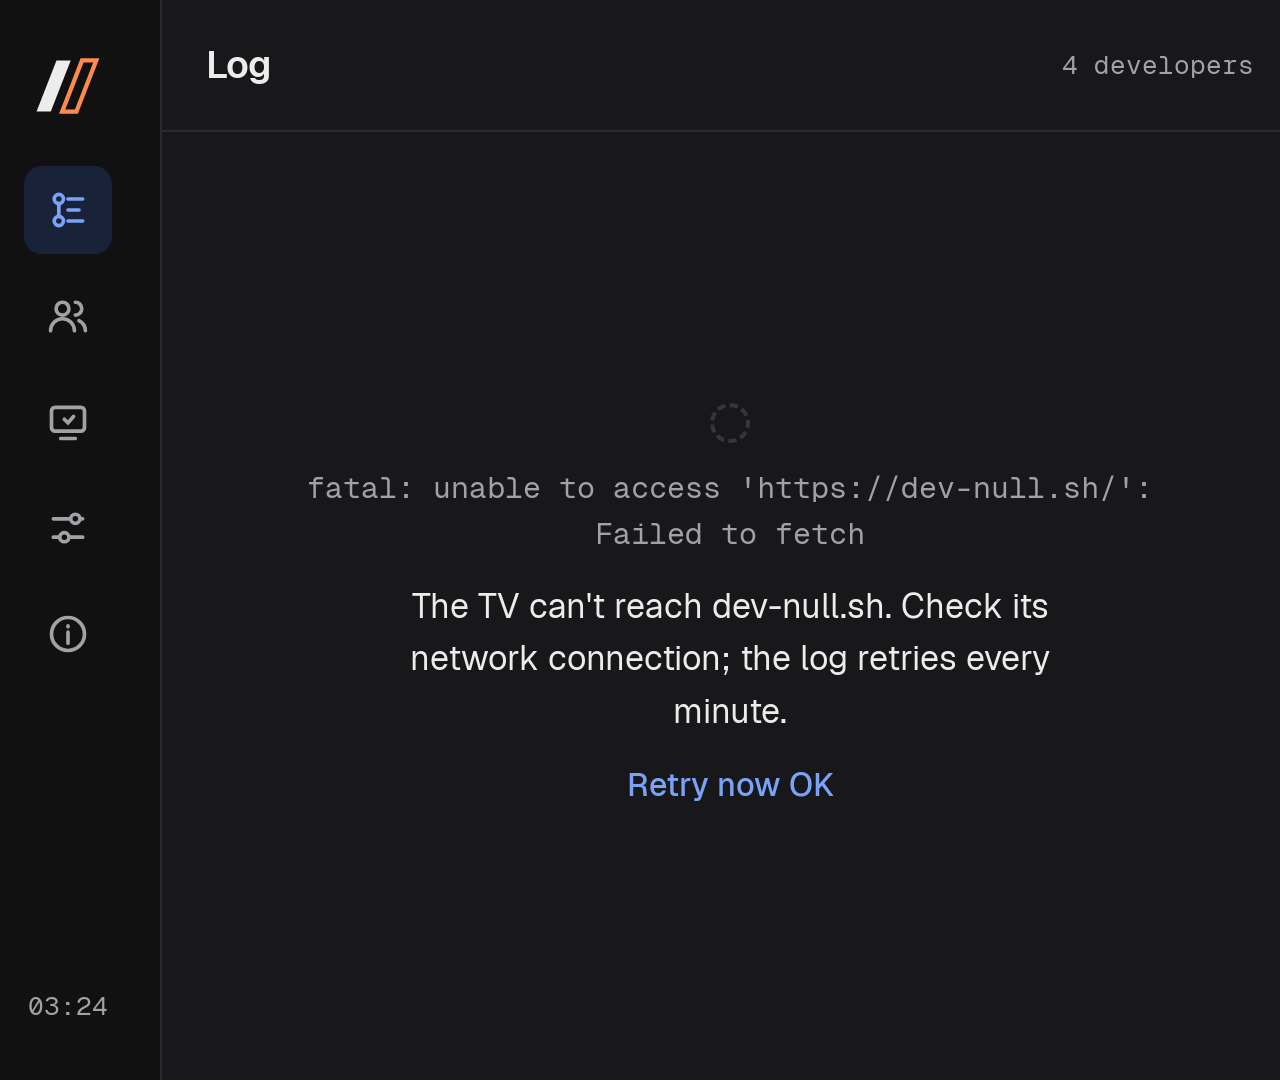
<file: app/index.html>
<!doctype html>
<html lang="en">
<head>
<meta charset="utf-8">
<title>/dev/null</title>
<link rel="stylesheet" href="css/app.css">
</head>
<body>
<nav id="nav"></nav>
<div id="main"></div>
<div id="viewer" class="hidden"></div>
<div id="ambient" class="hidden"></div>
<div class="m clock" id="clock"></div>
<!-- The boot screen: the splash artwork, drawn by the page itself so every TV shows it, until the log has loaded. -->
<div id="boot"><img src="splash/splash.png" alt=""><i class="pulse"></i></div>
<script src="js/qrcode.min.js"></script>
<script src="js/highlight.js"></script>
<script src="js/app.js"></script>
</body>
</html>
</file>
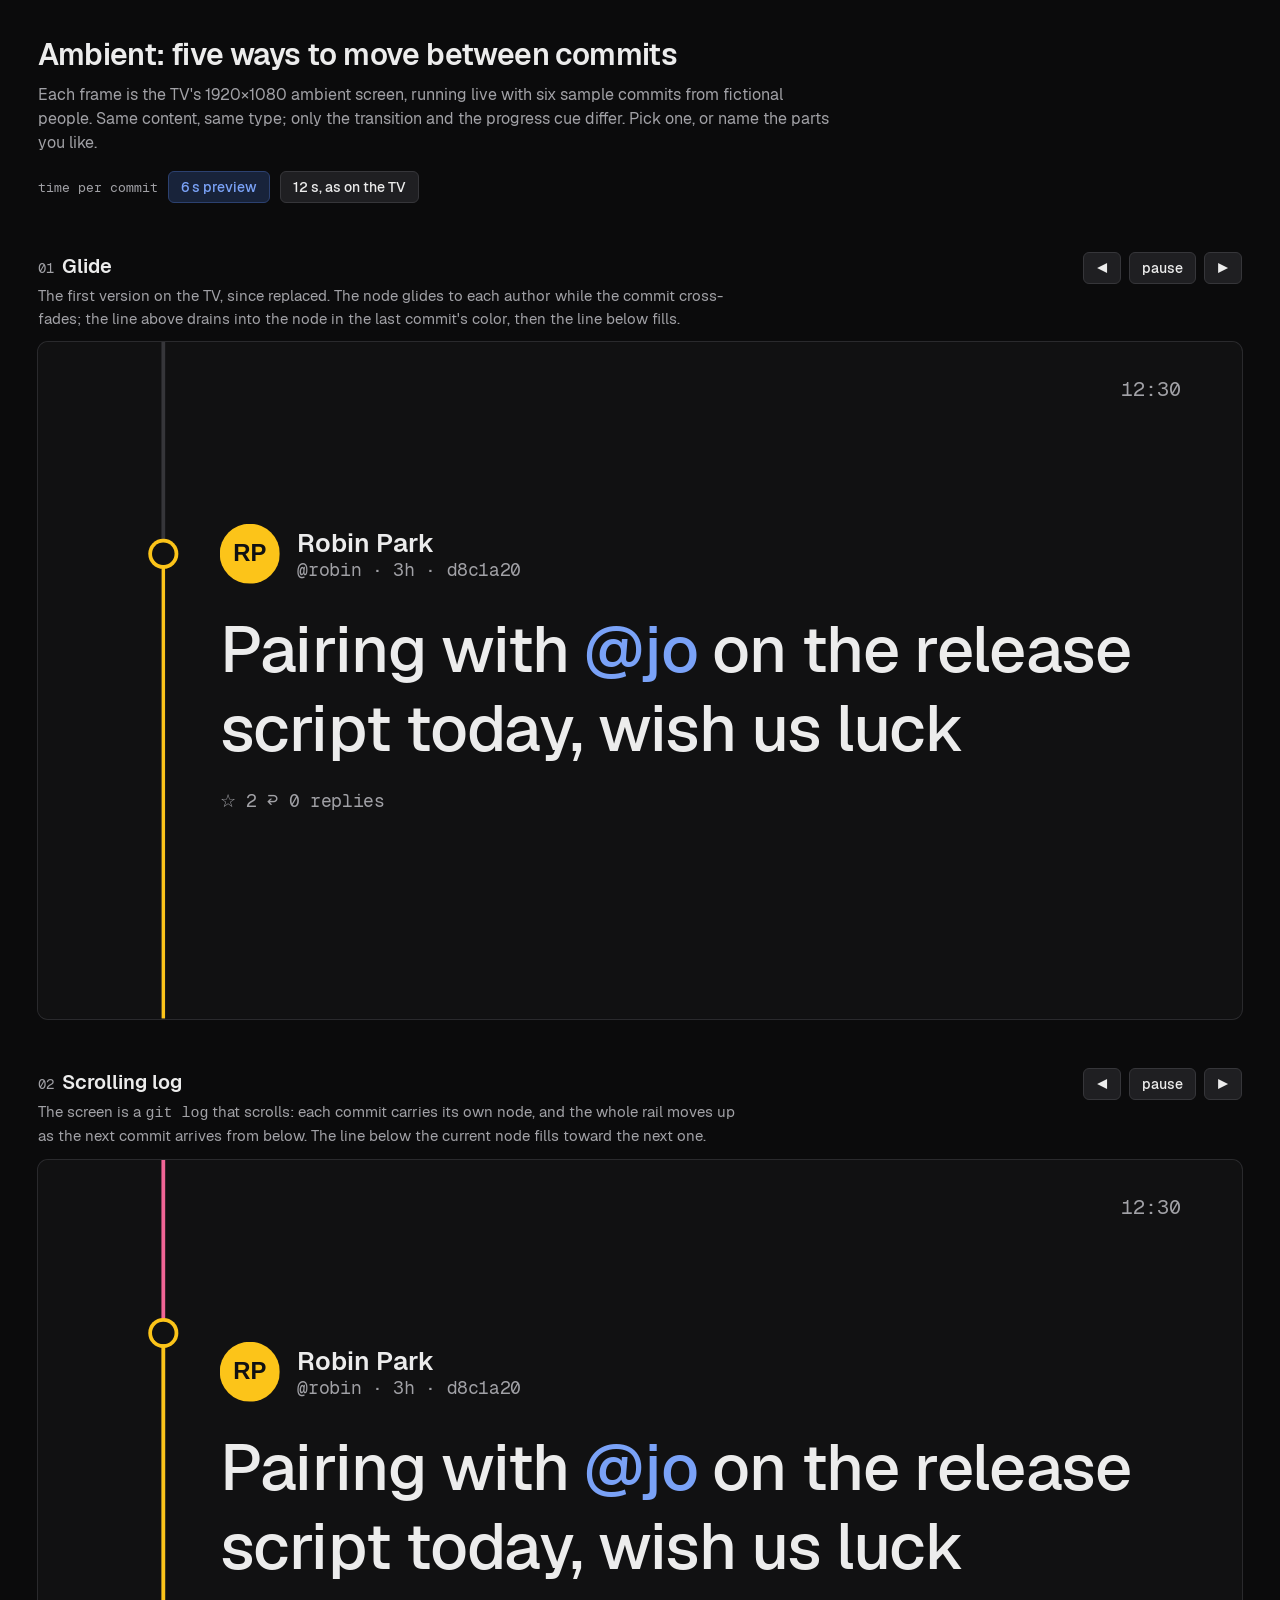
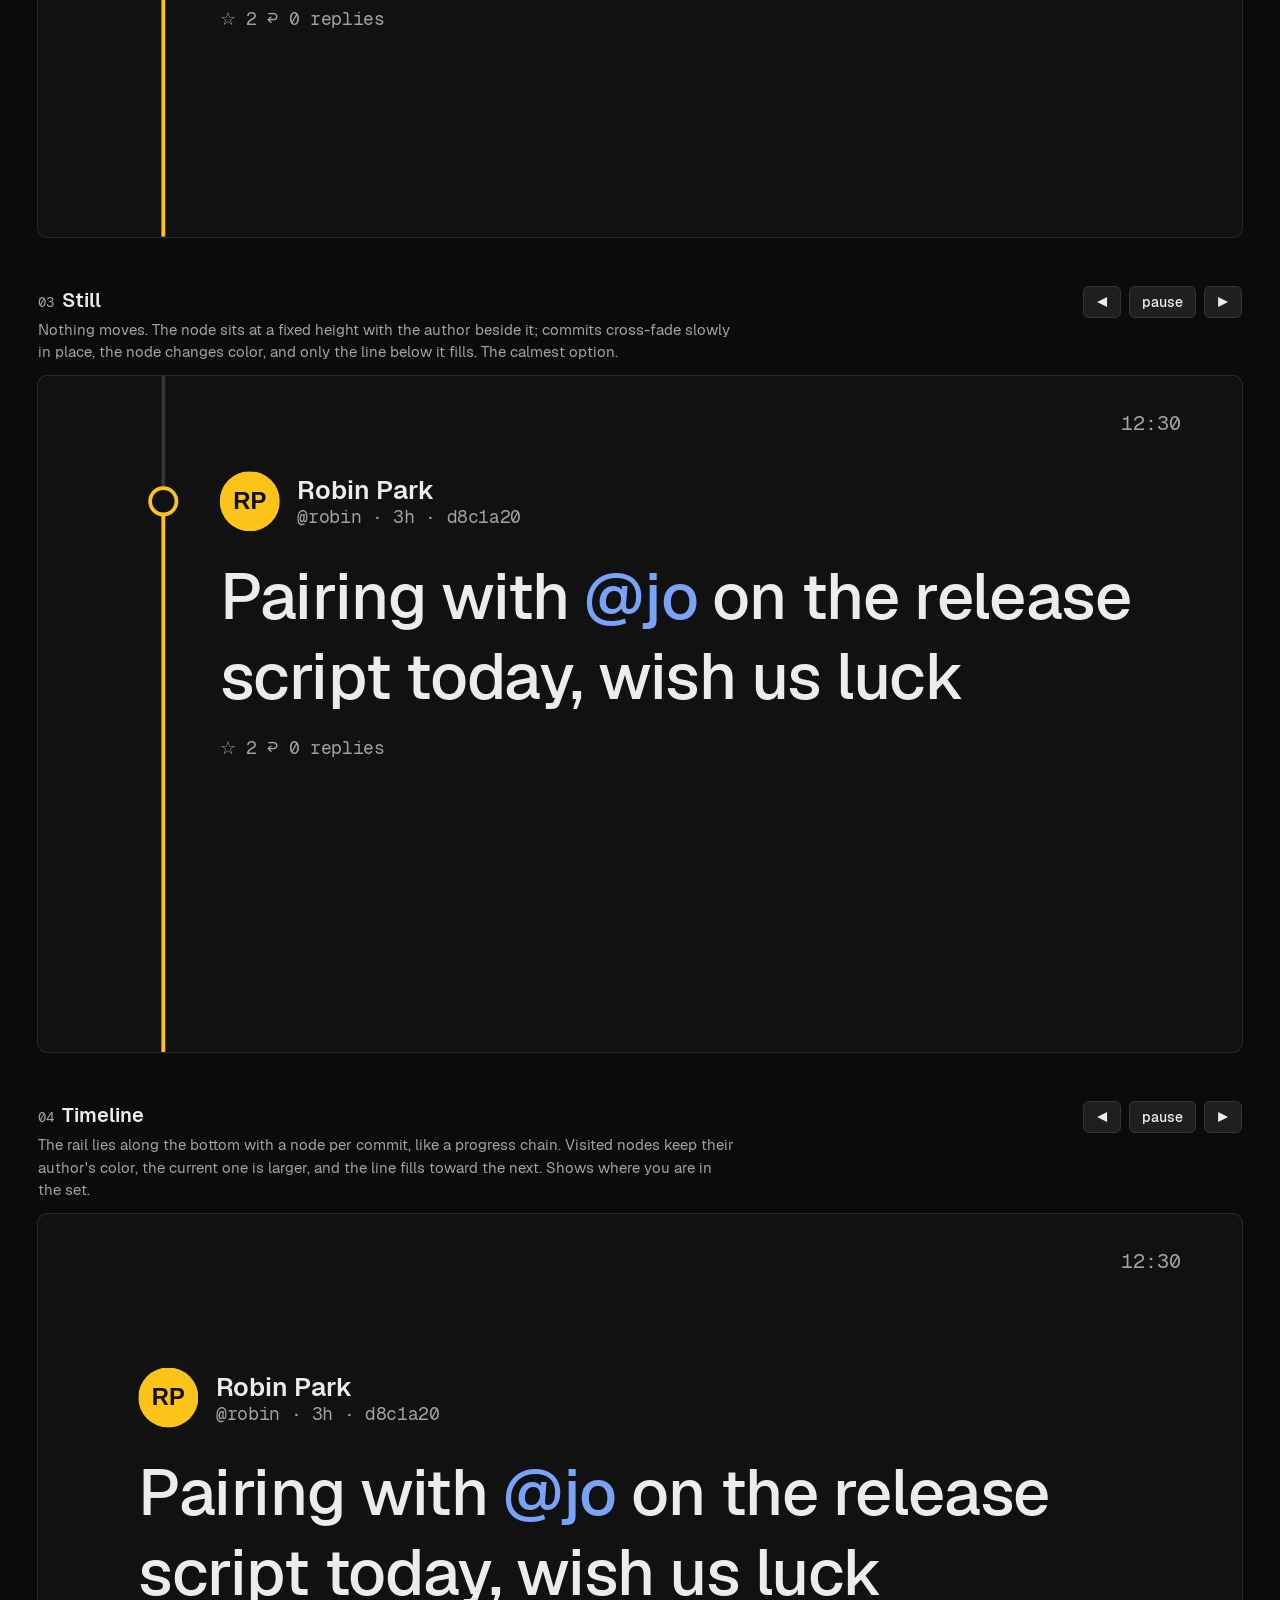
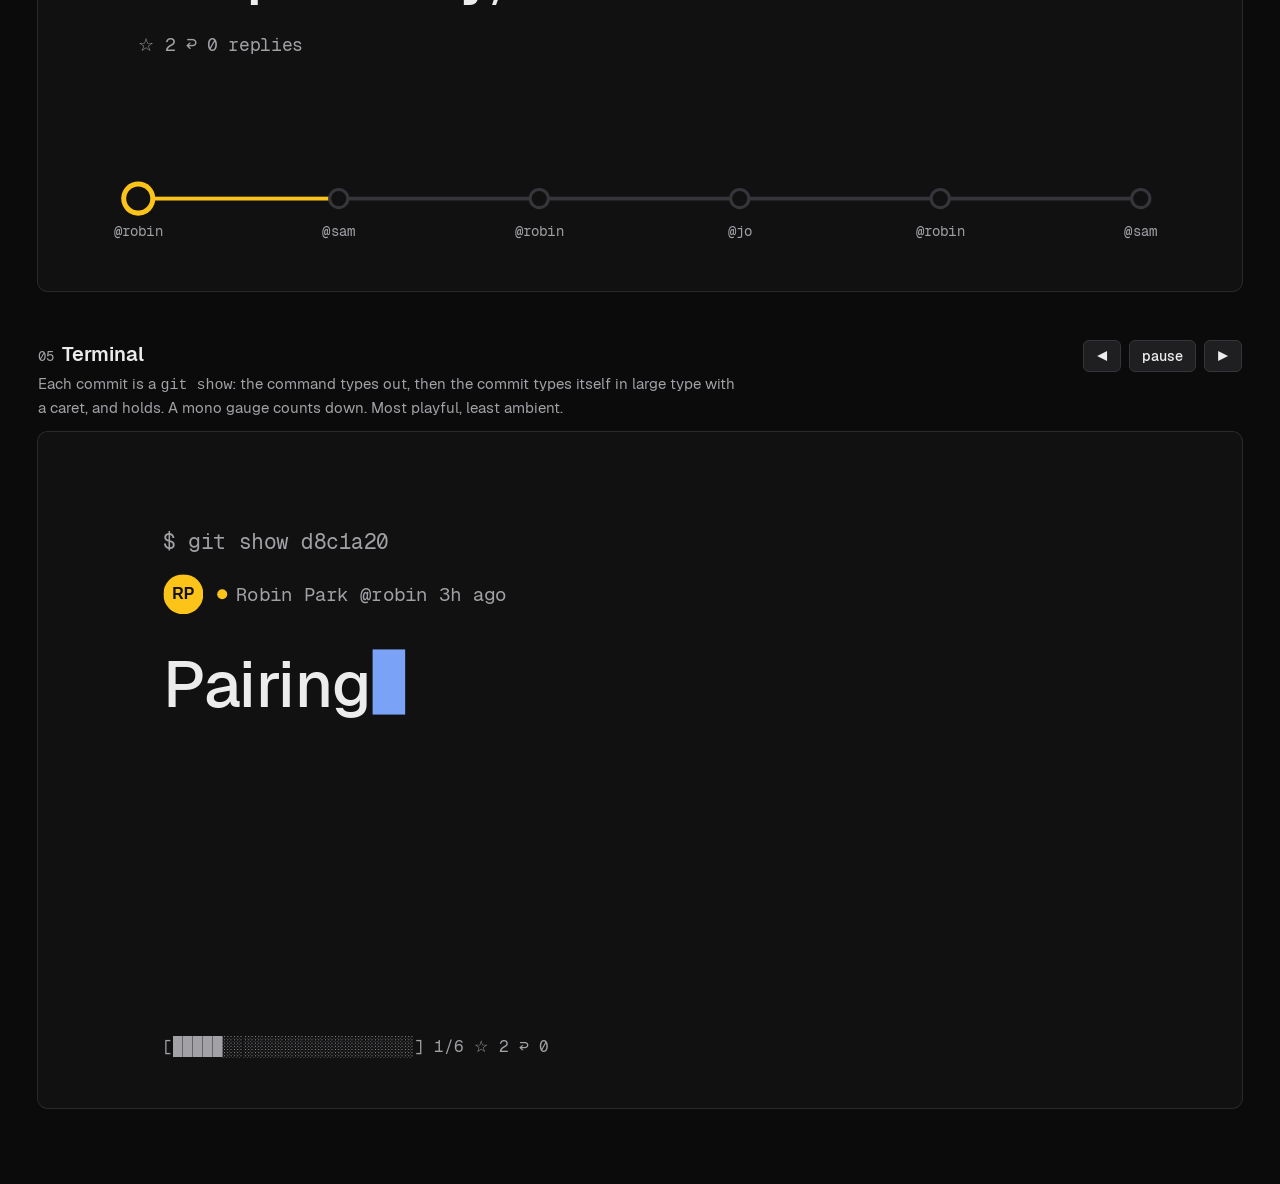
<file: design/ambient-variants.html>
<!doctype html>
<meta charset="utf-8">
<title>Ambient variants</title>
<style>
/* Five live variants of the TV ambient screen, each a 1920×1080 stage scaled into the page. */
@font-face { font-family: "Geist"; src: url("../app/fonts/Geist-Regular.woff2") format("woff2"); font-weight: 400; }
@font-face { font-family: "Geist"; src: url("../app/fonts/Geist-Medium.woff2") format("woff2"); font-weight: 500; }
@font-face { font-family: "Geist"; src: url("../app/fonts/Geist-SemiBold.woff2") format("woff2"); font-weight: 600; }
@font-face { font-family: "Geist Mono"; src: url("../app/fonts/GeistMono-Regular.woff2") format("woff2"); font-weight: 400; }
:root { --shell: #111112; --ink: #ececec; --muted: #a1a1a6; --rail: #36363a; --hairline: #2a2a2d; --primary: #7aa2f7;
        --sans: "Geist", system-ui, sans-serif; --mono: "Geist Mono", ui-monospace, Menlo, monospace; }
* { box-sizing: border-box; }
body { margin: 0; background: #0b0b0c; color: var(--ink); font: 16px/1.5 var(--sans); padding: 32px max(16px, 3vw) 80px; }
.wrap { max-width: 1280px; margin: 0 auto; display: grid; gap: 48px; }
header h1 { margin: 0 0 6px; font-size: 30px; font-weight: 600; letter-spacing: -0.02em; }
header p { margin: 0; color: var(--muted); max-width: 72ch; }
.bar { display: flex; flex-wrap: wrap; gap: 10px; align-items: center; margin-top: 16px; font: 13px var(--mono); color: var(--muted); }
button { font: 500 14px var(--sans); color: var(--ink); background: #1f1f22; border: 1px solid var(--rail); border-radius: 6px;
         padding: 6px 12px; cursor: pointer; }
button:hover { background: #2a2a2d; }
button.on { background: #18233a; color: var(--primary); border-color: #2c4170; }
figure { margin: 0; display: grid; gap: 12px; }
figcaption { display: flex; flex-wrap: wrap; gap: 12px 24px; align-items: baseline; justify-content: space-between; }
figcaption h2 { margin: 0; font-size: 20px; font-weight: 600; }
figcaption h2 span { font: 14px var(--mono); color: var(--muted); margin-right: 8px; }
figcaption p { margin: 4px 0 0; color: var(--muted); max-width: 70ch; font-size: 15px; }
figcaption .ctl { display: flex; gap: 8px; }
.frame { position: relative; width: 100%; aspect-ratio: 16 / 9; overflow: hidden; border-radius: 10px; background: var(--shell);
         box-shadow: 0 0 0 1px var(--hairline); }
.stage { position: absolute; left: 0; top: 0; width: 1920px; height: 1080px; transform-origin: 0 0; overflow: hidden;
         background: var(--shell); color: var(--ink); font-family: var(--sans); }

/* shared commit pieces */
.head { display: flex; align-items: center; }
.head img { width: 96px; height: 96px; border-radius: 50%; margin-right: 28px; object-fit: cover; }
.name { font-size: 42px; font-weight: 600; line-height: 1.2; }
.meta { font: 28px var(--mono); color: var(--muted); white-space: nowrap; }
.body { font-weight: 500; line-height: 1.22; letter-spacing: -0.015em; white-space: pre-wrap; word-wrap: break-word; }
.body .at, .body .url { color: var(--primary); }
.body .url { font-size: 0.6em; }
.stats { font: 28px var(--mono); color: var(--muted); }
.media img { max-width: 700px; max-height: 640px; border-radius: 24px; display: block; object-fit: contain; }
.clock { position: absolute; right: 96px; top: 54px; font: 32px var(--mono); color: var(--muted); }
.knot { position: absolute; width: 36px; height: 36px; border-radius: 50%; background: var(--shell); box-shadow: 0 0 0 6px currentColor; }
.line { position: absolute; width: 6px; }

/* V1 glide */
.v1 .rail-up, .v1 .rail-down { left: 197px; background: var(--rail); overflow: hidden; transition: height 700ms ease-in-out, top 700ms ease-in-out; }
.v1 .seg { position: absolute; left: 0; right: 0; top: 0; bottom: 0; }
.v1 .knot { left: 182px; transition: top 700ms ease-in-out, color 700ms ease; z-index: 1; }
.v1 .content { position: absolute; left: 290px; right: 120px; top: 110px; bottom: 150px; display: flex; align-items: center;
               opacity: 0; transition: opacity 600ms ease; }
.v1 .content.in { opacity: 1; }

/* V2 scrolling log */
.v2 .column { position: absolute; left: 0; right: 0; top: 0; transition: transform 1100ms cubic-bezier(.65, 0, .35, 1); }
.v2 .slide { position: relative; height: 1080px; }
.v2 .slide .line { left: 197px; top: 0; bottom: 0; }
.v2 .slide .knot { left: 182px; }
.v2 .slide .content { position: absolute; left: 290px; right: 120px; top: 110px; bottom: 150px; display: flex; align-items: center; }
.v2 .fill { position: absolute; left: 197px; width: 6px; transform-origin: top; }

/* V3 still */
.v3 .line-up { left: 197px; top: 0; height: 182px; background: var(--rail); }
.v3 .line-down { left: 197px; top: 218px; bottom: 0; background: var(--rail); }
.v3 .fill { position: absolute; left: 197px; top: 218px; bottom: 0; width: 6px; transform-origin: top; }
.v3 .knot { left: 182px; top: 182px; transition: color 900ms ease; z-index: 1; }
.v3 .content { position: absolute; left: 290px; right: 120px; top: 152px; bottom: 150px; display: flex;
               opacity: 0; transition: opacity 900ms ease; }
.v3 .content.in { opacity: 1; }

/* V4 bottom timeline */
.v4 .content { position: absolute; left: 160px; right: 160px; top: 100px; bottom: 230px; display: flex; align-items: center;
               opacity: 0; transition: opacity 700ms ease; }
.v4 .content.in { opacity: 1; }
.v4 .tl { position: absolute; left: 160px; right: 160px; top: 930px; height: 6px; }
.v4 .tl .seg { position: absolute; top: 0; height: 6px; background: var(--rail); }
.v4 .tl .seg i { position: absolute; left: 0; top: 0; bottom: 0; width: 100%; transform-origin: left; transform: scaleX(0); }
.v4 .tl .dot { position: absolute; top: -9px; width: 24px; height: 24px; margin-left: -12px; border-radius: 50%; background: var(--shell);
               box-shadow: 0 0 0 5px var(--rail); transition: box-shadow 500ms ease, transform 500ms ease; }
.v4 .tl .dot.done { box-shadow: 0 0 0 5px currentColor; }
.v4 .tl .dot.now { transform: scale(1.6); box-shadow: 0 0 0 5px currentColor; }
.v4 .tl .who { position: absolute; top: 40px; transform: translateX(-50%); font: 22px var(--mono); color: var(--muted); white-space: nowrap; }

/* V5 terminal */
.v5 { font-family: var(--mono); }
.v5 .term { position: absolute; left: 200px; right: 200px; top: 150px; bottom: 150px; opacity: 1; transition: opacity 300ms ease; }
.v5 .term.out { opacity: 0; }
.v5 .cmd { font-size: 34px; color: var(--muted); }
.v5 .cmd b { color: var(--ink); font-weight: 400; }
.v5 .author { margin-top: 26px; font-size: 30px; color: var(--muted); display: flex; align-items: center; }
.v5 .author img { width: 64px; height: 64px; border-radius: 50%; margin-right: 22px; }
.v5 .author .dot { display: inline-block; width: 16px; height: 16px; border-radius: 50%; background: currentColor; margin-right: 14px; }
.v5 .typed { margin-top: 48px; font-family: var(--sans); }
.v5 .caret { display: inline-block; width: 0.5em; height: 1em; background: var(--primary); vertical-align: -0.12em; margin-left: 4px;
             animation: blink 1s steps(1) infinite; }
@keyframes blink { 50% { opacity: 0; } }
.v5 .gauge { position: absolute; left: 200px; bottom: 80px; font-size: 26px; color: var(--muted); }

@keyframes drain { from { transform: scaleY(1); } to { transform: scaleY(0); } }
@keyframes fillY { from { transform: scaleY(0); } to { transform: scaleY(1); } }
@keyframes fillX { from { transform: scaleX(0); } to { transform: scaleX(1); } }
</style>

<div class="wrap">
  <header>
    <h1>Ambient: five ways to move between commits</h1>
    <p>Each frame is the TV's 1920×1080 ambient screen, running live with six sample commits from fictional people. Same content, same type; only the transition and the progress cue differ. Pick one, or name the parts you like.</p>
    <div class="bar">
      <span>time per commit</span>
      <button id="speed-6" class="on">6 s preview</button>
      <button id="speed-12">12 s, as on the TV</button>
    </div>
  </header>

  <figure>
    <figcaption><div><h2><span>01</span>Glide</h2><p>The first version on the TV, since replaced. The node glides to each author while the commit cross-fades; the line above drains into the node in the last commit's color, then the line below fills.</p></div>
      <div class="ctl"><button data-v="1" data-act="prev">◀</button><button data-v="1" data-act="pause">pause</button><button data-v="1" data-act="next">▶</button></div></figcaption>
    <div class="frame"><div class="stage v1" id="v1"></div></div>
  </figure>

  <figure>
    <figcaption><div><h2><span>02</span>Scrolling log</h2><p>The screen is a <code>git log</code> that scrolls: each commit carries its own node, and the whole rail moves up as the next commit arrives from below. The line below the current node fills toward the next one.</p></div>
      <div class="ctl"><button data-v="2" data-act="prev">◀</button><button data-v="2" data-act="pause">pause</button><button data-v="2" data-act="next">▶</button></div></figcaption>
    <div class="frame"><div class="stage v2" id="v2"></div></div>
  </figure>

  <figure>
    <figcaption><div><h2><span>03</span>Still</h2><p>Nothing moves. The node sits at a fixed height with the author beside it; commits cross-fade slowly in place, the node changes color, and only the line below it fills. The calmest option.</p></div>
      <div class="ctl"><button data-v="3" data-act="prev">◀</button><button data-v="3" data-act="pause">pause</button><button data-v="3" data-act="next">▶</button></div></figcaption>
    <div class="frame"><div class="stage v3" id="v3"></div></div>
  </figure>

  <figure>
    <figcaption><div><h2><span>04</span>Timeline</h2><p>The rail lies along the bottom with a node per commit, like a progress chain. Visited nodes keep their author's color, the current one is larger, and the line fills toward the next. Shows where you are in the set.</p></div>
      <div class="ctl"><button data-v="4" data-act="prev">◀</button><button data-v="4" data-act="pause">pause</button><button data-v="4" data-act="next">▶</button></div></figcaption>
    <div class="frame"><div class="stage v4" id="v4"></div></div>
  </figure>

  <figure>
    <figcaption><div><h2><span>05</span>Terminal</h2><p>Each commit is a <code>git show</code>: the command types out, then the commit types itself in large type with a caret, and holds. A mono gauge counts down. Most playful, least ambient.</p></div>
      <div class="ctl"><button data-v="5" data-act="prev">◀</button><button data-v="5" data-act="pause">pause</button><button data-v="5" data-act="next">▶</button></div></figcaption>
    <div class="frame"><div class="stage v5" id="v5"></div></div>
  </figure>
</div>

<script>
var AV = { robin: "data:image/svg+xml,%3Csvg%20xmlns%3D%22http%3A//www.w3.org/2000/svg%22%20viewBox%3D%220%200%2096%2096%22%3E%3Crect%20width%3D%2296%22%20height%3D%2296%22%20fill%3D%22%23fcc419%22/%3E%3Ctext%20x%3D%2248%22%20y%3D%2260%22%20font-family%3D%22Helvetica%2CArial%2Csans-serif%22%20font-size%3D%2238%22%20font-weight%3D%22700%22%20text-anchor%3D%22middle%22%20fill%3D%22%23111112%22%3ERP%3C/text%3E%3C/svg%3E", sam: "data:image/svg+xml,%3Csvg%20xmlns%3D%22http%3A//www.w3.org/2000/svg%22%20viewBox%3D%220%200%2096%2096%22%3E%3Crect%20width%3D%2296%22%20height%3D%2296%22%20fill%3D%22%23f06595%22/%3E%3Ctext%20x%3D%2248%22%20y%3D%2260%22%20font-family%3D%22Helvetica%2CArial%2Csans-serif%22%20font-size%3D%2238%22%20font-weight%3D%22700%22%20text-anchor%3D%22middle%22%20fill%3D%22%23111112%22%3ESR%3C/text%3E%3C/svg%3E", jo: "data:image/svg+xml,%3Csvg%20xmlns%3D%22http%3A//www.w3.org/2000/svg%22%20viewBox%3D%220%200%2096%2096%22%3E%3Crect%20width%3D%2296%22%20height%3D%2296%22%20fill%3D%22%233bc9db%22/%3E%3Ctext%20x%3D%2248%22%20y%3D%2260%22%20font-family%3D%22Helvetica%2CArial%2Csans-serif%22%20font-size%3D%2238%22%20font-weight%3D%22700%22%20text-anchor%3D%22middle%22%20fill%3D%22%23111112%22%3EJN%3C/text%3E%3C/svg%3E" };
var IMG_TV = "data:image/svg+xml,%3Csvg%20xmlns%3D%22http%3A//www.w3.org/2000/svg%22%20viewBox%3D%220%200%201280%20960%22%3E%3Crect%20width%3D%221280%22%20height%3D%22960%22%20fill%3D%22%232b2a33%22/%3E%3Crect%20y%3D%22760%22%20width%3D%221280%22%20height%3D%22200%22%20fill%3D%22%238a6f55%22/%3E%3Crect%20x%3D%22140%22%20y%3D%2290%22%20width%3D%221000%22%20height%3D%22580%22%20rx%3D%2214%22%20fill%3D%22%230b0b0c%22/%3E%3Crect%20x%3D%22170%22%20y%3D%22120%22%20width%3D%22940%22%20height%3D%22520%22%20fill%3D%22%2318181a%22/%3E%3Crect%20x%3D%22248%22%20y%3D%22120%22%20width%3D%225%22%20height%3D%22520%22%20fill%3D%22%2336363a%22/%3E%3Ccircle%20cx%3D%22250%22%20cy%3D%22200%22%20r%3D%2216%22%20fill%3D%22%2318181a%22%20stroke%3D%22%23fcc419%22%20stroke-width%3D%226%22/%3E%3Crect%20x%3D%22300%22%20y%3D%22186%22%20width%3D%22420%22%20height%3D%2216%22%20rx%3D%228%22%20fill%3D%22%235a5a60%22/%3E%3Crect%20x%3D%22300%22%20y%3D%22216%22%20width%3D%22620%22%20height%3D%2214%22%20rx%3D%227%22%20fill%3D%22%233c3c42%22/%3E%3Ccircle%20cx%3D%22250%22%20cy%3D%22330%22%20r%3D%2216%22%20fill%3D%22%2318181a%22%20stroke%3D%22%23f06595%22%20stroke-width%3D%226%22/%3E%3Crect%20x%3D%22300%22%20y%3D%22316%22%20width%3D%22360%22%20height%3D%2216%22%20rx%3D%228%22%20fill%3D%22%235a5a60%22/%3E%3Crect%20x%3D%22300%22%20y%3D%22346%22%20width%3D%22700%22%20height%3D%2214%22%20rx%3D%227%22%20fill%3D%22%233c3c42%22/%3E%3Crect%20x%3D%22300%22%20y%3D%22372%22%20width%3D%22520%22%20height%3D%2214%22%20rx%3D%227%22%20fill%3D%22%233c3c42%22/%3E%3Ccircle%20cx%3D%22250%22%20cy%3D%22480%22%20r%3D%2216%22%20fill%3D%22%2318181a%22%20stroke%3D%22%233bc9db%22%20stroke-width%3D%226%22/%3E%3Crect%20x%3D%22300%22%20y%3D%22466%22%20width%3D%22400%22%20height%3D%2216%22%20rx%3D%228%22%20fill%3D%22%235a5a60%22/%3E%3Crect%20x%3D%22300%22%20y%3D%22496%22%20width%3D%22580%22%20height%3D%2214%22%20rx%3D%227%22%20fill%3D%22%233c3c42%22/%3E%3Crect%20x%3D%22560%22%20y%3D%22670%22%20width%3D%22160%22%20height%3D%2290%22%20fill%3D%22%231d1c22%22/%3E%3Crect%20x%3D%22460%22%20y%3D%22752%22%20width%3D%22360%22%20height%3D%2216%22%20rx%3D%226%22%20fill%3D%22%231d1c22%22/%3E%3C/svg%3E";
// Fictional people and posts, standing in for real ones.
var LANE = { robin: "#fcc419", sam: "#f06595", jo: "#3bc9db" };
var NAME = { robin: "Robin Park", sam: "Sam Rivera", jo: "Jo Nakamura" };
var COMMITS = [
  { user: "robin", hash: "d8c1a20", ago: "3h", stars: 2, replies: 0, body: "Pairing with @jo on the release script today, wish us luck" },
  { user: "sam", hash: "43e6050", ago: "9h", stars: 63, replies: 12, body: "shipped it, going to bed, good night everyone" },
  { user: "robin", hash: "3933313", ago: "4h", stars: 4, replies: 2, body: "It works: the log is on the living room TV now", image: true },
  { user: "jo", hash: "60734c7", ago: "7h", stars: 3, replies: 1, body: "It's wild how much a small community can build in one weekend. So many good ideas, so many people helping each other, and so much fun along the way!" },
  { user: "robin", hash: "3211b48", ago: "3h", stars: 1, replies: 1, body: "open sourced the weekend project 📺 a tiny remote for the TV: apps, d-pad, volume, and a trackpad mode that drives the TV browser's cursor\n\nalso a dependency-free library for the TV's APIs if you want to build your own\n\nhttps://example.com/tv-remote" },
  { user: "sam", hash: "cf7b887", ago: "13h", stars: 30, replies: 11, body: "need to scale the server" }
];
var PER = 6000;           // time per commit, ms
var SIZES = [104, 92, 82, 74, 66, 58, 52, 46, 40];

function h(tag, cls, text) { var n = document.createElement(tag); if (cls) n.className = cls; if (text != null) n.textContent = text; return n; }
function body(c) {
  var n = h("div", "body");
  c.body.split(/(@[A-Za-z0-9-]+|https?:\/\/\S+)/).forEach(function (p, i) {
    if (!p) return;
    if (i % 2) n.appendChild(h("span", p[0] === "@" ? "at" : "url", p[0] === "@" ? p : p.replace(/^https?:\/\//, "").slice(0, 32) + "…"));
    else n.appendChild(document.createTextNode(p));
  });
  return n;
}
function head(c) {
  var row = h("div", "head"), img = h("img"); img.src = AV[c.user];
  var who = h("div"); who.appendChild(h("div", "name", NAME[c.user])); who.appendChild(h("div", "meta", "@" + c.user + " · " + c.ago + " · " + c.hash));
  row.appendChild(img); row.appendChild(who); return row;
}
function stats(c) { return h("div", "stats", "☆ " + c.stars + "    ↩ " + c.replies + (c.replies === 1 ? " reply" : " replies")); }
// The commit block used by variants 1–4: text column (fitted) plus an optional image column.
function block(c, room) {
  var wrap = h("div"); wrap.style.cssText = "display:flex;align-items:center;width:100%";
  var text = h("div"); text.style.cssText = "flex:1;min-width:0";
  var b = body(c); b.style.marginTop = "40px";
  var s = stats(c); s.style.marginTop = "34px";
  text.appendChild(head(c)); text.appendChild(b); text.appendChild(s);
  wrap.appendChild(text);
  if (c.image) { var m = h("div", "media"); m.style.marginLeft = "80px"; var i = h("img"); i.src = IMG_TV; m.appendChild(i); wrap.appendChild(m); }
  wrap.fit = function () {
    for (var k = 0; k < SIZES.length; k++) { b.style.fontSize = SIZES[k] + "px"; if (b.scrollHeight <= room - 260) break; }
  };
  wrap.head = text.firstChild;
  return wrap;
}
function clock(stage) { var c = h("div", "clock", "12:30"); stage.appendChild(c); }

// ── variant engines ────────────────────────────────────────────────────────────────────
var variants = {};

variants[1] = function (stage) {
  clock(stage);
  var upT = h("i", "line rail-up"), up = h("i", "seg"), downT = h("i", "line rail-down"), down = h("i", "seg"), knot = h("i", "knot");
  upT.appendChild(up); downT.appendChild(down);
  upT.style.top = "0"; stage.appendChild(upT); stage.appendChild(downT); stage.appendChild(knot);
  var content = null, last = null;
  return function show(i) {
    var c = COMMITS[i];
    if (content) { var old = content; old.classList.remove("in"); setTimeout(function () { old.remove(); }, 600); }
    content = h("div", "content"); var b = block(c, 820); content.appendChild(b); stage.appendChild(content); b.fit();
    var y = Math.round(110 + b.head.offsetTop + 48);
    setTimeout(function () { content.classList.add("in"); }, 650);
    knot.style.color = LANE[c.user]; knot.style.top = (y - 18) + "px";
    upT.style.height = (y - 18) + "px"; downT.style.top = (y + 18) + "px"; downT.style.height = (1080 - y - 18) + "px";
    up.innerHTML = ""; down.innerHTML = "";
    var d = h("i"); d.style.cssText = "position:absolute;inset:0;transform-origin:bottom;animation:drain 1200ms ease-in both;background:" + (last || LANE[c.user]); up.appendChild(d);
    var f = h("i"); f.style.cssText = "position:absolute;inset:0;transform-origin:top;animation:fillY " + (PER - 1900) + "ms linear 1200ms both;background:" + LANE[c.user]; down.appendChild(f);
    last = LANE[c.user];
  };
};

variants[2] = function (stage) {
  var column = h("div", "column"); stage.appendChild(column); clock(stage);
  var slides = COMMITS.map(function (c, i) {
    var s = h("div", "slide"), line = h("i", "line"), knot = h("i", "knot"), content = h("div", "content");
    var prev = COMMITS[(i + COMMITS.length - 1) % COMMITS.length];
    var b = block(c, 820); content.appendChild(b); s.appendChild(line); s.appendChild(content); s.appendChild(knot);
    column.appendChild(s);
    b.fit();
    var y = Math.round(110 + b.head.offsetTop + 48);
    knot.style.top = (y - 18) + "px"; knot.style.color = LANE[c.user];
    line.style.background = "linear-gradient(" + LANE[prev.user] + " 0 " + (y - 18) + "px, var(--rail) " + (y - 18) + "px)";
    var fill = h("i", "fill"); fill.style.top = (y + 18) + "px"; fill.style.height = (1080 - y - 18) + "px"; fill.style.background = LANE[c.user];
    fill.style.transform = "scaleY(0)"; s.appendChild(fill);
    return { fill: fill };
  });
  return function show(i) {
    column.style.transform = "translateY(" + (-i * 1080) + "px)";
    slides.forEach(function (s, k) { s.fill.style.animation = "none"; s.fill.style.transform = k < i ? "scaleY(1)" : "scaleY(0)"; });
    var f = slides[i].fill; void f.offsetWidth;
    f.style.animation = "fillY " + (PER - 1300) + "ms linear 1100ms both";
  };
};

variants[3] = function (stage) {
  clock(stage);
  var up = h("i", "line line-up"), down = h("i", "line line-down"), fill = h("i", "fill"), knot = h("i", "knot");
  stage.appendChild(up); stage.appendChild(down); stage.appendChild(fill); stage.appendChild(knot);
  var content = null;
  return function show(i) {
    var c = COMMITS[i];
    if (content) { var old = content; old.classList.remove("in"); setTimeout(function () { old.remove(); }, 900); }
    content = h("div", "content"); var b = block(c, 778); b.style.alignItems = "flex-start"; content.appendChild(b); stage.appendChild(content); b.fit();
    setTimeout(function () { content.classList.add("in"); }, 450);
    knot.style.color = LANE[c.user];
    fill.style.animation = "none"; fill.style.background = LANE[c.user]; void fill.offsetWidth;
    fill.style.animation = "fillY " + (PER - 900) + "ms linear 450ms both";
  };
};

variants[4] = function (stage) {
  clock(stage);
  var tl = h("div", "tl"); stage.appendChild(tl);
  var width = 1600, n = COMMITS.length, gap = width / (n - 1);
  var segs = [], dots = [];
  for (var k = 0; k < n - 1; k++) { var s = h("div", "seg"); s.style.left = (k * gap) + "px"; s.style.width = gap + "px"; var fi = h("i"); s.appendChild(fi); tl.appendChild(s); segs.push(fi); }
  COMMITS.forEach(function (c, k) {
    var d = h("div", "dot"); d.style.left = (k * gap) + "px"; d.style.color = LANE[c.user]; tl.appendChild(d); dots.push(d);
    var w = h("div", "who", "@" + c.user); w.style.left = (k * gap) + "px"; tl.appendChild(w);
  });
  var content = null;
  return function show(i) {
    var c = COMMITS[i];
    if (content) { var old = content; old.classList.remove("in"); setTimeout(function () { old.remove(); }, 700); }
    content = h("div", "content"); var b = block(c, 750); content.appendChild(b); stage.appendChild(content); b.fit();
    setTimeout(function () { content.classList.add("in"); }, 500);
    dots.forEach(function (d, k) { d.className = "dot" + (k < i ? " done" : k === i ? " now" : ""); });
    segs.forEach(function (f, k) {
      f.style.animation = "none"; f.style.background = LANE[COMMITS[k].user];
      f.style.transform = k < i ? "scaleX(1)" : "scaleX(0)";
    });
    if (segs[i]) { void segs[i].offsetWidth; segs[i].style.animation = "fillX " + (PER - 500) + "ms linear 500ms both"; }
  };
};

variants[5] = function (stage) {
  var term = h("div", "term"), gauge = h("div", "gauge"); stage.appendChild(term); stage.appendChild(gauge);
  var timers = [];
  function later(fn, ms) { timers.push(setTimeout(fn, ms)); }
  return function show(i) {
    var c = COMMITS[i];
    timers.forEach(clearTimeout); timers = [];
    term.classList.add("out");
    later(function () {
      term.innerHTML = ""; term.classList.remove("out");
      var cmd = h("div", "cmd"); term.appendChild(cmd);
      var author = h("div", "author"); var img = h("img"); img.src = AV[c.user];
      var dot = h("span", "dot"); dot.style.color = LANE[c.user];
      author.appendChild(img); author.appendChild(dot); author.appendChild(document.createTextNode(NAME[c.user] + "  @" + c.user + "  " + c.ago + " ago"));
      var typed = h("div", "body typed"); var caret = h("span", "caret");
      var full = "$ git show " + c.hash;
      var k = 0;
      (function typeCmd() { cmd.textContent = full.slice(0, ++k); if (k < full.length) later(typeCmd, 45); else later(start, 250); })();
      function start() {
        term.appendChild(author); term.appendChild(typed);
        typed.textContent = c.body; typed.appendChild(caret);
        for (var s = 0; s < SIZES.length; s++) { typed.style.fontSize = SIZES[s] + "px"; if (typed.scrollHeight <= 600) break; }
        var text = c.body, j = 0, step = Math.max(12, Math.min(40, 2600 / text.length));
        (function typeBody() { typed.textContent = text.slice(0, ++j); typed.appendChild(caret); if (j < text.length) later(typeBody, step); })();
      }
      var t0 = Date.now();
      (function tick() {
        var left = Math.max(0, PER - (Date.now() - t0)); var total = 24, filled = Math.round(total * (1 - left / PER));
        gauge.textContent = "[" + "█".repeat(filled) + "░".repeat(total - filled) + "] " + (i + 1) + "/" + COMMITS.length + "  ☆ " + c.stars + "  ↩ " + c.replies;
        if (left > 0) later(tick, 200);
      })();
    }, 300);
  };
};

// ── runner ─────────────────────────────────────────────────────────────────────────────
var players = {};
Object.keys(variants).forEach(function (v) {
  var stage = document.getElementById("v" + v);
  var p = { i: 0, paused: false, show: variants[v](stage) };
  p.go = function (d) { p.i = (p.i + d + COMMITS.length) % COMMITS.length; p.show(p.i); p.arm(); };
  p.arm = function () { clearTimeout(p.timer); if (!p.paused) p.timer = setTimeout(function () { p.go(1); }, PER); };
  players[v] = p;
});
document.querySelectorAll("button[data-v]").forEach(function (b) {
  b.addEventListener("click", function () {
    var p = players[b.dataset.v];
    if (b.dataset.act === "next") p.go(1);
    else if (b.dataset.act === "prev") p.go(-1);
    else { p.paused = !p.paused; b.textContent = p.paused ? "play" : "pause"; b.classList.toggle("on", p.paused); p.arm(); }
  });
});
function speed(ms, btn) {
  PER = ms; document.querySelectorAll("#speed-6, #speed-12").forEach(function (x) { x.classList.toggle("on", x === btn); });
  Object.keys(players).forEach(function (v) { players[v].go(0); });
}
document.getElementById("speed-6").addEventListener("click", function (e) { speed(6000, e.target); });
document.getElementById("speed-12").addEventListener("click", function (e) { speed(12000, e.target); });

function fit() { document.querySelectorAll(".frame").forEach(function (f) { f.firstElementChild.style.transform = "scale(" + f.clientWidth / 1920 + ")"; }); }
window.addEventListener("resize", fit); fit();
document.fonts.ready.then(function () { Object.keys(players).forEach(function (v) { players[v].show(0); players[v].arm(); }); });
</script>
</file>
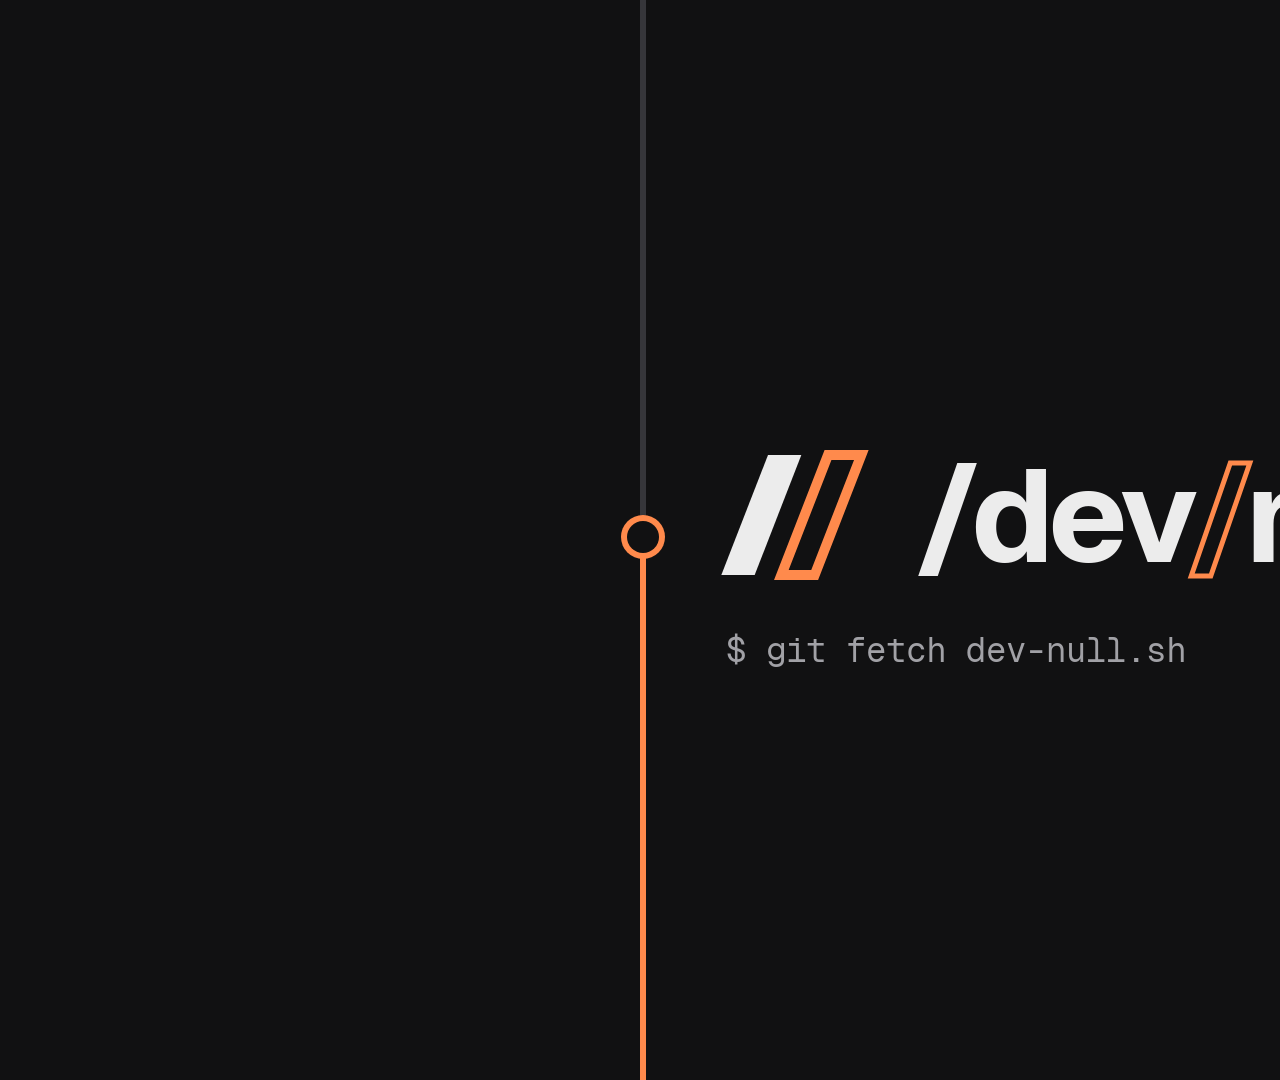
<file: design/splash.html>
<!doctype html>
<html lang="en">
<head>
<meta charset="utf-8">
<title>splash</title>
<style>
  /* Source for app/splash/splash.png (the TV's launch screen). Render at 1920×1080 and save as PNG. */
  @font-face { font-family: "Geist"; src: url("../app/fonts/Geist-Bold.woff2") format("woff2"); font-weight: 700; }
  @font-face { font-family: "Geist Mono"; src: url("../app/fonts/GeistMono-Regular.woff2") format("woff2"); font-weight: 400; }
  html, body { margin: 0; width: 1920px; height: 1080px; overflow: hidden; background: #111112; position: relative; }
  .rail { position: absolute; left: 640px; top: 0; bottom: 0; width: 6px;
          background: linear-gradient(#36363a 0, #36363a 50%, #ff8a4c 50%, #ff8a4c 100%); }
  .node { position: absolute; left: 627px; top: 521px; width: 32px; height: 32px; border-radius: 50%;
          background: #111112; box-shadow: 0 0 0 6px #ff8a4c; }
  .lockup { position: absolute; left: 720px; top: 440px; display: flex; align-items: center; }
  .lockup svg { width: 150px; height: 150px; margin-right: 44px; }
  .word { font: 700 132px/1 "Geist", sans-serif; letter-spacing: -0.04em; color: #ececec; }
  .word .slash { color: transparent; -webkit-text-stroke: 5px #ff8a4c; }
  .cmd { position: absolute; left: 726px; top: 628px; font: 400 34px "Geist Mono", monospace; color: #a1a1a6; }
</style>
</head>
<body>
  <div class="rail"></div>
  <div class="node"></div>
  <div class="lockup">
    <svg viewBox="1.6 1.5 45 45"><path fill="#ececec" d="M2 42h10L26 6H16Z"/><path fill="#ff8a4c" fill-rule="evenodd" d="M17.81 43.5h13.22L46.19 4.5H32.97ZM22.19 40.5l12.84-33h6.78l-12.84 33Z"/></svg>
    <div class="word">/dev<span class="slash">/</span>null</div>
  </div>
  <div class="cmd">$ git fetch dev-null.sh</div>
</body>
</html>
</file>
<file: app/css/app.css>
/* /dev/null on TV. dev-null.sh's dark tokens at about 2.2× for 1920×1080 viewed from the sofa.
   Written for the Tizen 6 web engine: no flex `gap`, `inset`, `aspect-ratio`, `:has()` or `oklch()`. */

@font-face { font-family: "Geist"; src: url("../fonts/Geist-Regular.woff2") format("woff2"); font-weight: 400; }
@font-face { font-family: "Geist"; src: url("../fonts/Geist-Medium.woff2") format("woff2"); font-weight: 500; }
@font-face { font-family: "Geist"; src: url("../fonts/Geist-SemiBold.woff2") format("woff2"); font-weight: 600; }
@font-face { font-family: "Geist"; src: url("../fonts/Geist-Bold.woff2") format("woff2"); font-weight: 700; }
@font-face { font-family: "Geist Mono"; src: url("../fonts/GeistMono-Regular.woff2") format("woff2"); font-weight: 400; }
@font-face { font-family: "Geist Mono"; src: url("../fonts/GeistMono-Medium.woff2") format("woff2"); font-weight: 500; }

:root {
  --shell: #111112; --surface: #18181a; --popover: #1f1f22; --ink: #ececec; --muted: #a1a1a6;
  --hairline: #2a2a2d; --rail: #36363a; --wash: #232326; --primary: #7aa2f7; --soft: #18233a;
  --l0: #ff8a4c; --l1: #51cf66; --l2: #da77f2; --l3: #3bc9db; --l4: #f06595; --l5: #fcc419;
  --sans: "Geist", "SamsungOne", "Helvetica Neue", Arial, sans-serif;
  --mono: "Geist Mono", "SamsungOneUIMono", Menlo, monospace;
}

* { box-sizing: border-box; }
/* body is the positioning box, so the layout is 1920×1080 even where the viewport isn't. */
html, body { margin: 0; width: 1920px; height: 1080px; overflow: hidden; position: relative; background: var(--shell); color: var(--ink);
             font: 400 33px/1.55 var(--sans); font-feature-settings: "ss01", "cv11"; }
.m { font-family: var(--mono); font-size: 26px; font-feature-settings: "tnum"; color: var(--muted); }
.hidden { display: none !important; }
svg { display: block; }

/* ── navigation rail ───────────────────────────────────────────────── */
/* The icons stay where they are; opening slides the panel in behind them, widens the items and fades
   the labels in. Only the panel's transform, the items' width and the labels' opacity animate. */
#nav { position: absolute; left: 0; top: 0; bottom: 0; width: 136px; padding: 54px 0; z-index: 5; }
#nav:before { content: ""; position: absolute; left: 0; top: 0; bottom: 0; width: 420px; background: var(--popover);
              border-right: 2px solid var(--hairline); transform: translateX(-422px); transition: transform 180ms ease-in; }
#nav.open:before { transform: translateX(0); transition: transform 220ms cubic-bezier(.2, .8, .2, 1); }
#nav .mark { position: relative; display: block; width: 64px; height: 64px; margin: 0 0 48px 36px; }
#nav .item { position: relative; width: 88px; height: 88px; margin: 0 0 18px 24px; padding-left: 22px; border-radius: 18px;
             color: var(--muted); display: flex; align-items: center; overflow: hidden; white-space: nowrap;
             transition: width 180ms ease-in, color 150ms ease; }
#nav .item svg { width: 44px; height: 44px; flex: none; }
#nav .item .label { margin-left: 26px; font-weight: 500; font-size: 32px; opacity: 0; transition: opacity 100ms ease; }
#nav .item.active { background: var(--soft); color: var(--primary); }
#nav.open .item { width: 372px; transition: width 220ms cubic-bezier(.2, .8, .2, 1), color 150ms ease; }
#nav.open .item .label { opacity: 1; transition: opacity 160ms ease 60ms; }
#nav.open .item.focus { box-shadow: 0 0 0 4px var(--primary); color: var(--ink); }

/* ── columns ───────────────────────────────────────────────────────── */
.feed { position: absolute; left: 160px; top: 0; bottom: 0; width: 1140px; background: var(--surface);
        border-left: 2px solid var(--hairline); border-right: 2px solid var(--hairline); overflow: hidden; }
.feed-head { height: 132px; padding: 0 44px; display: flex; align-items: center; justify-content: space-between;
             border-bottom: 2px solid var(--hairline); background: var(--surface); }
.feed-head h1 { margin: 0; font-size: 38px; font-weight: 600; letter-spacing: -0.02em; white-space: nowrap; }
.feed-head h1 .m { margin-left: 16px; }
.scroller { position: absolute; left: 0; right: 0; top: 132px; bottom: 0; overflow: hidden; }
.scroller-inner { padding-bottom: 600px; transition: transform 180ms ease-out; }
.aside { position: absolute; left: 1336px; top: 54px; width: 500px; }
.aside > * + * { margin-top: 34px; }
.clock { position: absolute; left: 0; width: 136px; bottom: 54px; text-align: center; z-index: 6; }
.pill { background: var(--primary); color: #0e1626; font: 600 28px var(--sans); padding: 10px 28px; border-radius: 999px; }

/* ── commit rows on the graph rail ─────────────────────────────────── */
.row { position: relative; display: flex; }
.railcol { position: relative; width: 124px; flex: none; }
.railcol .up, .railcol .down, .railcol .through { position: absolute; left: 60px; width: 4px; }
.railcol .up { top: 0; height: 52px; }
.railcol .down { top: 52px; bottom: 0; }
.railcol .through { top: 0; bottom: 0; }
.railcol .node { position: absolute; left: 48px; top: 40px; width: 28px; height: 28px; border-radius: 50%;
                 background: var(--surface); box-shadow: 0 0 0 4px currentColor; }
.railcol .root { position: absolute; left: 46px; top: 26px; width: 32px; height: 32px; border-radius: 50%;
                 border: 4px dashed var(--rail); }
.content { flex: 1; min-width: 0; padding: 28px 44px 28px 0; border-bottom: 2px solid var(--hairline); }
.row.focus .content { background: var(--soft); margin-left: -20px; padding-left: 20px; border-radius: 16px;
                      border-bottom-color: transparent; box-shadow: inset 0 0 0 4px var(--primary); }
.head { display: flex; align-items: center; font-size: 30px; white-space: nowrap; }
.head > * + * { margin-left: 18px; }
.head .avatar { width: 72px; height: 72px; }
.head .name { font-weight: 600; overflow: hidden; text-overflow: ellipsis; }
.head .hash { margin-left: auto; padding-left: 18px; }
.avatar { border-radius: 50%; background: var(--wash); flex: none; object-fit: cover; display: block; }
.replying { margin-top: 6px; font-size: 24px; }
.body { margin-top: 10px; white-space: pre-wrap; word-wrap: break-word; }
.body .at, .body .url { color: var(--primary); }
/* The /dev/null wordmark, as dev-null.sh renders it in posts: semibold, tight, with the logo's outlined
   orange slash (an SVG; see wordmark() in app.js). */
.wordmark { font-weight: 600; letter-spacing: -0.025em; white-space: nowrap; }
.wordmark .slash { display: inline-block; width: 0.4em; height: 0.92em; margin: 0 0.01em; vertical-align: -0.17em; overflow: visible; }
.wordmark .slash-text { position: absolute; width: 1px; height: 1px; overflow: hidden; clip: rect(0 0 0 0); }
.body.clamp { display: -webkit-box; -webkit-line-clamp: 3; -webkit-box-orient: vertical; overflow: hidden; }
.body.clamp-code { max-height: 440px; overflow: hidden; }
/* Code, with dev-null.sh's chrome and token colors (resources/css/app.css, code-block.tsx) at TV size.
   Long lines wrap: there is no horizontal scrolling on a TV. */
.code { font-family: var(--mono); font-size: 0.875em; background: var(--wash); padding: 0.1em 0.3em; border-radius: 6px; }
.cb { margin: 0.35em 0; font-size: 0.85em; border: 2px solid var(--hairline); border-radius: 12px; overflow: hidden;
      background: rgba(35, 35, 38, 0.6); white-space: normal; }
.cb-lang { padding: 0.25em 0.75em; border-bottom: 2px solid var(--hairline); font: 0.72em var(--mono); color: var(--muted); }
.cb pre { margin: 0; padding: 0.55em 0.8em; font-family: var(--mono); font-size: 1em; line-height: 1.5; color: var(--ink);
          white-space: pre-wrap; word-wrap: break-word; }
.hl-keyword { color: var(--primary); }
.hl-type, .hl-generic { color: #ff2d20; }
.hl-property { color: var(--l3); }
.hl-value, .hl-addition { color: var(--l1); }
.hl-number, .hl-literal { color: var(--l0); }
.hl-variable { color: var(--l4); }
.hl-comment { color: var(--muted); font-style: italic; }
.hl-attribute { font-style: italic; }
.hl-deletion { color: #ff6b6b; }
/* tempest's in-code markers: {~ ~} blur, {_ _} em, {* *} strong */
.hl-blur { filter: blur(0.12em); }
.hl-em { font-style: italic; }
.hl-strong { font-weight: 600; }
.actions { margin-top: 16px; display: flex; align-items: center; }
.actions span { display: inline-flex; align-items: center; margin-right: 48px; }
.actions svg { width: 30px; height: 30px; margin-right: 12px; }
.linkcard { margin-top: 20px; border: 2px solid var(--hairline); border-radius: 16px; overflow: hidden;
            display: flex; background: var(--shell); }
.linkcard img { width: 300px; height: 158px; object-fit: cover; flex: none; display: block; background: var(--wash); }
.linkcard .t { padding: 18px 26px; display: flex; flex-direction: column; justify-content: center; min-width: 0; }
.linkcard .t b { font-size: 28px; font-weight: 600; line-height: 1.3; display: -webkit-box; -webkit-line-clamp: 2;
                 -webkit-box-orient: vertical; overflow: hidden; }
.linkcard.focus { box-shadow: 0 0 0 4px var(--primary); }
.thumbs { margin-top: 20px; display: flex; }
.thumbs img { height: 300px; max-width: 520px; border-radius: 16px; object-fit: cover; margin-right: 16px; display: block;
              background: var(--wash); }
.thumbs img.focus { box-shadow: 0 0 0 4px var(--primary); }
.marker { display: flex; height: 76px; }
.marker .lbl { flex: 1; display: flex; align-items: center; border-bottom: 2px solid var(--hairline); }
.marker .lbl.dashed { border-bottom: 2px dashed var(--rail); }
.endline { padding: 22px 0 0 124px; font-size: 26px; }

/* ── aside: author preview, people, keys ───────────────────────────── */
.ring { border-radius: 50%; box-shadow: 0 0 0 4px currentColor; }
.ring img { width: 100%; height: 100%; border-radius: 50%; display: block; object-fit: cover; }
.who h3 { margin: 18px 0 0; font-size: 38px; font-weight: 600; letter-spacing: -0.02em; line-height: 1.2; }
.who p { margin: 10px 0 0; font-size: 28px; color: var(--muted); line-height: 1.45; }
.dot { display: inline-block; width: 16px; height: 16px; border-radius: 50%; background: currentColor; margin-right: 12px;
       vertical-align: 1px; flex: none; }
.counts { margin-top: 18px; display: flex; font-size: 28px; color: var(--muted); }
.counts span { margin-right: 30px; white-space: nowrap; }
.counts b { font-family: var(--mono); font-weight: 500; color: var(--ink); }
.sect { border-top: 2px solid var(--hairline); padding-top: 26px; }
.sect h4 { margin: 0 0 18px; font: 500 24px var(--mono); color: var(--muted); }
.people-list li { display: flex; align-items: center; font-size: 28px; white-space: nowrap; margin-bottom: 14px; }
.people-list { list-style: none; margin: 0; padding: 0; }
.people-list .m { margin-left: 14px; overflow: hidden; text-overflow: ellipsis; }
.keys { display: grid; grid-template-columns: auto 1fr; grid-gap: 12px 20px; align-items: center; font-size: 26px; color: var(--muted); }
.kbd { font: 500 22px var(--mono); color: var(--ink); border: 2px solid var(--rail); border-bottom-width: 4px;
       border-radius: 10px; padding: 2px 14px; justify-self: start; white-space: nowrap; }
.qr { background: #fff; padding: 16px; border-radius: 16px; width: 252px; height: 252px; }
.qr canvas, .qr img { width: 220px !important; height: 220px !important; display: block; }

/* ── profile ───────────────────────────────────────────────────────── */
.profile-head { display: flex; align-items: center; padding: 44px 44px 24px; }
.profile-head .ring { width: 176px; height: 176px; padding: 9px; flex: none; margin-right: 40px; }
.profile-head .title { font-size: 52px; font-weight: 600; letter-spacing: -0.02em; line-height: 1.1; }
.profile-head .bio { margin-top: 12px; font-size: 30px; }
.graph { padding: 0 44px 18px; }
.graph img { width: 1052px; display: block; }
.tabs { display: flex; height: 96px; align-items: stretch; padding: 0 44px; border-top: 2px solid var(--hairline);
        border-bottom: 2px solid var(--hairline); }
.tabs span { display: flex; align-items: center; margin-right: 48px; font-weight: 500; font-size: 30px; color: var(--muted); position: relative; }
.tabs span.on { color: var(--ink); }
.tabs span.on:after { content: ""; position: absolute; left: 0; right: 0; bottom: -2px; height: 6px; background: var(--primary); border-radius: 3px 3px 0 0; }
.tabs.focus span.on { color: var(--primary); }

/* ── image viewer, people, ambient, states ─────────────────────────── */
#viewer { position: absolute; left: 0; top: 0; width: 1920px; height: 1080px; background: #000; z-index: 8; }
#viewer .img { position: absolute; left: 96px; right: 96px; top: 54px; bottom: 170px; display: flex; align-items: center; justify-content: center; }
#viewer .img img { max-width: 100%; max-height: 100%; border-radius: 12px; display: block; }
#viewer .bar { position: absolute; left: 96px; right: 96px; bottom: 54px; display: flex; align-items: center; }
#viewer .bar .avatar { width: 64px; height: 64px; margin-right: 22px; }
#viewer .bar .text { min-width: 0; flex: 1; }
#viewer .bar .text .m { white-space: nowrap; overflow: hidden; text-overflow: ellipsis; font-size: 24px; }

.field { margin: 34px 44px; padding: 22px 28px; border-radius: 16px; background: var(--shell); display: flex; align-items: center;
         box-shadow: inset 0 0 0 2px var(--hairline); }
.field.focus { background: var(--soft); box-shadow: inset 0 0 0 4px var(--primary); }
.field .prompt { color: var(--primary); margin-right: 20px; white-space: nowrap; }
.field input { flex: 1; min-width: 0; background: transparent; border: 0; outline: 0; color: var(--ink);
               font: 400 30px var(--mono); caret-color: var(--primary); }
.field .hint { margin-left: 20px; white-space: nowrap; }
.person { display: flex; align-items: center; padding: 20px 44px; border-bottom: 2px solid var(--hairline); }
.person > * + * { margin-left: 24px; }
.person .avatar { width: 72px; height: 72px; }
.person .who-line { min-width: 0; flex: 1; }
.person .act { margin-left: auto; white-space: nowrap; }
.person.focus { background: var(--soft); box-shadow: inset 0 0 0 4px var(--primary); }
.person.confirm .act { color: #ff6b6b; }
.notice { padding: 0 44px; font-size: 26px; }
.setting-label { padding: 36px 44px 12px; font-size: 24px; letter-spacing: 0.04em; text-transform: uppercase; }
.option { display: flex; align-items: center; padding: 24px 44px; border-bottom: 2px solid var(--hairline); }
.option .radio { flex: none; display: block; width: 28px; height: 28px; margin-right: 32px; border-radius: 50%; box-shadow: 0 0 0 4px var(--rail); }
.option.on .radio { background: var(--primary); box-shadow: inset 0 0 0 7px var(--shell), 0 0 0 4px var(--primary); }
.option .who-line { min-width: 0; flex: 1; }
.option .name { font-weight: 600; }
.option .act { margin-left: 24px; white-space: nowrap; visibility: hidden; }
.option.focus .act, .option.on .act { visibility: visible; }
.option.on .act { color: var(--primary); }
.option.focus { background: var(--soft); box-shadow: inset 0 0 0 4px var(--primary); }

/* style thumbnails: 224×126 sketches of each ambient style. Bars stand for text, rings for nodes. */
.thumb { position: relative; flex: none; width: 224px; height: 126px; margin-right: 36px; border-radius: 12px; overflow: hidden;
         background: var(--shell); box-shadow: 0 0 0 2px var(--hairline); }
.thumb i, .thumb b { position: absolute; display: block; }
.thumb b { left: 56px; height: 9px; border-radius: 5px; background: #4a4a50; }
.thumb .b1 { top: 28px; width: 70px; height: 7px; background: #6a6a70; }
.thumb .b2 { top: 48px; width: 140px; }
.thumb .b3 { top: 64px; width: 120px; }
.thumb .b4 { top: 80px; width: 90px; }
.thumb .ln { left: 22px; top: 0; width: 4px; height: 126px; background: var(--rail); }
.thumb .up { left: 22px; top: 0; width: 4px; height: 26px; }
.thumb .fl { left: 22px; top: 42px; width: 4px; height: 84px; transform: scaleY(0); transform-origin: top;
             animation-duration: 8s; animation-iteration-count: infinite; animation-timing-function: linear; }
.thumb .kn { left: 16px; top: 26px; width: 16px; height: 16px; border-radius: 50%; background: var(--shell);
             box-shadow: 0 0 0 3px currentColor; }
.thumb .ga, .thumb .gb { position: absolute; left: 0; top: 0; width: 100%; height: 100%; }

/* Scroll: three screens (the third repeats the first) rise one screen at a time. */
.thumb .reel { position: absolute; left: 0; top: 0; width: 100%; animation: thumb-reel 8s ease-in-out infinite; }
.thumb .scr { position: relative; height: 126px; }
.thumb .f1 { animation-name: thumb-fill-1; }
.thumb .f2 { animation-name: thumb-fill-2; }
@keyframes thumb-reel { 0%, 40% { transform: translateY(0); } 50%, 90% { transform: translateY(-126px); } 100% { transform: translateY(-252px); } }
@keyframes thumb-fill-1 { 0% { transform: scaleY(0); } 40%, 100% { transform: scaleY(1); } }
@keyframes thumb-fill-2 { 0%, 50% { transform: scaleY(0); } 90%, 100% { transform: scaleY(1); } }

/* Still: the text cross-fades beside a fixed node that changes lane. */
.thumb-still .fa { animation-name: thumb-still-fa; }
.thumb-still .fb { animation-name: thumb-still-fb; }
.thumb-still .kn { animation: thumb-still-kn 8s infinite; }
.thumb-still .ga { animation: thumb-still-a 8s infinite; }
.thumb-still .gb { opacity: 0; animation: thumb-still-b 8s infinite; }
@keyframes thumb-still-fa { 0% { transform: scaleY(0); opacity: 1; } 44% { transform: scaleY(1); opacity: 1; } 50%, 100% { transform: scaleY(1); opacity: 0; } }
@keyframes thumb-still-fb { 0%, 50% { transform: scaleY(0); opacity: 1; } 94% { transform: scaleY(1); opacity: 1; } 100% { transform: scaleY(1); opacity: 0; } }
@keyframes thumb-still-kn { 0%, 44% { color: var(--l0); } 50%, 94% { color: var(--l3); } 100% { color: var(--l0); } }
@keyframes thumb-still-a { 0%, 42% { opacity: 1; } 50%, 92% { opacity: 0; } 100% { opacity: 1; } }
@keyframes thumb-still-b { 0%, 42% { opacity: 0; } 50%, 92% { opacity: 1; } 100% { opacity: 0; } }

/* Timeline: the text changes as the next node along the bottom swells and the line fills toward it. */
.thumb-timeline b { left: 20px; }
.thumb-timeline .b1 { top: 18px; }
.thumb-timeline .b2 { top: 36px; width: 150px; }
.thumb-timeline .b3 { top: 52px; }
.thumb-timeline .b4 { top: 68px; }
.thumb-timeline .ga { animation: thumb-blink 1.5s infinite; }
.thumb .tr, .thumb .tf { left: 20px; top: 101px; width: 184px; height: 4px; background: var(--rail); }
.thumb .tf { background: var(--l3); transform: scaleX(0); transform-origin: left; animation: thumb-tl 7.5s linear infinite; }
.thumb .dt { top: 97px; width: 12px; height: 12px; margin-left: -6px; border-radius: 50%; background: var(--shell);
             box-shadow: 0 0 0 3px currentColor; animation: thumb-dot 7.5s infinite; }
@keyframes thumb-blink { 0% { opacity: 0; } 15%, 85% { opacity: 1; } 100% { opacity: 0; } }
@keyframes thumb-tl { 0% { transform: scaleX(0); } 80%, 100% { transform: scaleX(1); } }
@keyframes thumb-dot { 0%, 16% { transform: scale(1.7); } 22%, 100% { transform: scale(1); } }

/* Terminal: the command, then the commit, type out; a gauge runs along the top. */
.thumb .gg, .thumb .gf { left: 20px; top: 12px; width: 72px; height: 5px; background: var(--rail); }
.thumb .gf { background: #6a6a70; transform: scaleX(0); transform-origin: left; animation: thumb-gauge 6s linear infinite; }
.thumb .tb { position: absolute; left: 0; top: 0; width: 100%; height: 100%; animation: thumb-term 6s infinite; }
.thumb-terminal b { left: 20px; transform-origin: left; animation-duration: 6s; animation-iteration-count: infinite;
                    animation-timing-function: steps(8, end); }
.thumb .c1 { top: 28px; width: 64px; height: 6px; background: #6a6a70; animation-name: thumb-cmd; }
.thumb .wd { left: 20px; top: 44px; width: 10px; height: 10px; border-radius: 50%; background: var(--l3); animation: thumb-who 6s infinite; }
.thumb-terminal .wn { left: 36px; top: 46px; width: 60px; height: 6px; animation: thumb-who 6s infinite; }
.thumb .t1, .thumb .t2, .thumb .t3 { height: 11px; background: #9a9aa0; }
.thumb .t1 { top: 64px; width: 160px; animation-name: thumb-t1; }
.thumb .t2 { top: 81px; width: 130px; animation-name: thumb-t2; }
.thumb .t3 { top: 98px; width: 80px; animation-name: thumb-t3; }
.thumb .cr { left: 104px; top: 98px; width: 6px; height: 11px; background: var(--primary); animation: thumb-caret 6s infinite; }
@keyframes thumb-gauge { 0% { transform: scaleX(0); } 100% { transform: scaleX(1); } }
@keyframes thumb-term { 0%, 92% { opacity: 1; } 98%, 100% { opacity: 0; } }
@keyframes thumb-cmd { 0% { transform: scaleX(0); } 12%, 100% { transform: scaleX(1); } }
@keyframes thumb-who { 0%, 14% { visibility: hidden; } 15%, 100% { visibility: visible; } }
@keyframes thumb-t1 { 0%, 16% { transform: scaleX(0); } 34%, 100% { transform: scaleX(1); } }
@keyframes thumb-t2 { 0%, 34% { transform: scaleX(0); } 48%, 100% { transform: scaleX(1); } }
@keyframes thumb-t3 { 0%, 48% { transform: scaleX(0); } 56%, 100% { transform: scaleX(1); } }
@keyframes thumb-caret { 0%, 56% { visibility: hidden; opacity: 1; } 57%, 64% { visibility: visible; opacity: 1; }
                         65%, 72% { opacity: 0; } 73%, 80% { opacity: 1; } 81%, 88% { opacity: 0; } 89%, 100% { visibility: visible; opacity: 1; } }

#ambient { position: absolute; left: 0; top: 0; width: 1920px; height: 1080px; background: var(--shell); z-index: 9; overflow: hidden; }
#ambient .amb-clock { position: absolute; right: 96px; top: 54px; font-size: 32px; z-index: 2; }
#ambient .foot { position: absolute; left: 290px; bottom: 54px; font-size: 24px; transition: opacity 1200ms ease; z-index: 2; }
#ambient .foot.faded { opacity: 0; }
#ambient.style-timeline .foot { left: 160px; bottom: 40px; }
#ambient.style-terminal .foot { left: 200px; }

/* Rail pieces (scroll, still). Progress lines animate a transform, which stays smooth on TV hardware. */
#ambient .amb-bar { position: absolute; display: block; left: 197px; width: 6px; }
#ambient .amb-line { top: 0; height: 1080px; background: var(--rail); }
#ambient .amb-fill { bottom: 0; transform: scaleY(0); transform-origin: top; animation-name: amb-fill;
                     animation-timing-function: linear; animation-fill-mode: both; }
#ambient .amb-knot { position: absolute; display: block; left: 182px; width: 36px; height: 36px; border-radius: 50%;
                     background: var(--shell); box-shadow: 0 0 0 6px currentColor; transition: color 700ms ease; z-index: 1; }
@keyframes amb-fill { from { transform: scaleY(0); } to { transform: scaleY(1); } }
@keyframes amb-fill-x { from { transform: scaleX(0); } to { transform: scaleX(1); } }
#ambient .amb-slide { position: absolute; left: 0; top: 0; width: 1920px; height: 1080px; }

/* The commit: header, fitted text and counts, with an image or link picture beside it. */
#ambient .amb-stage { position: absolute; left: 290px; right: 120px; top: 110px; bottom: 150px; display: flex; align-items: center; }
#ambient .amb-stage.top { top: 152px; align-items: flex-start; }
#ambient .amb-stage.wide { left: 160px; right: 160px; top: 100px; bottom: 230px; }
#ambient .amb-stage.fade { opacity: 0; transition: opacity 900ms ease; }
#ambient .amb-stage.fade.in { opacity: 1; }
#ambient .amb-text { flex: 1; min-width: 0; max-width: 1400px; }
#ambient .with-media .amb-text { max-width: none; }
#ambient .amb-head { display: flex; align-items: center; }
#ambient .amb-head .avatar { margin-right: 28px; }
#ambient .amb-who { min-width: 0; }
#ambient .amb-name { font-size: 42px; font-weight: 600; letter-spacing: -0.01em; line-height: 1.2; white-space: nowrap;
                     overflow: hidden; text-overflow: ellipsis; }
#ambient .amb-meta { font-size: 28px; white-space: nowrap; overflow: hidden; text-overflow: ellipsis; }
#ambient .amb-body { margin-top: 44px; font-weight: 500; line-height: 1.22; letter-spacing: -0.015em; }
#ambient .amb-body .url { font-size: 0.6em; word-break: break-all; }
#ambient .amb-stats { margin-top: 36px; display: flex; align-items: center; font-size: 28px; }
#ambient .amb-stats span { display: inline-flex; align-items: center; margin-right: 44px; }
#ambient .amb-stats svg { width: 30px; height: 30px; margin-right: 12px; }
#ambient .amb-media { flex: none; width: 700px; margin: 0 0 0 80px; display: flex; flex-direction: column; justify-content: center; }
#ambient .amb-media img { max-width: 700px; max-height: 680px; border-radius: 24px; display: block; object-fit: contain;
                          align-self: center; }
#ambient .amb-media figcaption { margin-top: 22px; }
#ambient .amb-media figcaption b { display: -webkit-box; -webkit-line-clamp: 2; -webkit-box-orient: vertical; overflow: hidden;
                                    font-size: 28px; font-weight: 600; line-height: 1.3; }
#ambient .amb-media figcaption .m { font-size: 24px; }

/* Timeline: a node per commit along the bottom. */
#ambient .amb-tl { position: absolute; left: 160px; top: 930px; width: 1600px; height: 6px; }
#ambient .amb-tl .seg { position: absolute; top: 0; height: 6px; background: var(--rail); overflow: hidden; }
#ambient .amb-tl .seg i { position: absolute; left: 0; top: 0; width: 100%; height: 6px; display: block; transform: scaleX(0);
                          transform-origin: left; }
#ambient .amb-tl .seg i.amb-fill-x { animation-name: amb-fill-x; animation-timing-function: linear; animation-fill-mode: both; }
#ambient .amb-tl .dot { position: absolute; top: -9px; width: 24px; height: 24px; margin-left: -12px; border-radius: 50%;
                        background: var(--shell); box-shadow: 0 0 0 5px var(--rail); transition: transform 500ms ease, box-shadow 500ms ease; }
#ambient .amb-tl .dot.done { box-shadow: 0 0 0 5px currentColor; }
#ambient .amb-tl .dot.now { transform: scale(1.6); box-shadow: 0 0 0 5px currentColor; }

/* Terminal: git show, then the commit typed out. */
#ambient .amb-term { position: absolute; left: 200px; right: 200px; top: 150px; bottom: 150px; display: flex; align-items: center;
                     transition: opacity 300ms ease; }
#ambient .amb-term.out { opacity: 0; }
#ambient .amb-term .cmd { font-family: var(--mono); font-size: 34px; color: var(--muted); min-height: 1.3em; }
#ambient .amb-term .who { margin-top: 26px; display: flex; align-items: center; font-family: var(--mono); font-size: 30px; color: var(--muted); }
#ambient .amb-term .who .avatar { margin-right: 22px; }
#ambient .amb-term .who .dot { display: inline-block; width: 16px; height: 16px; border-radius: 50%; background: currentColor; margin-right: 14px; }
#ambient .amb-term .caret { display: inline-block; width: 0.5em; height: 1em; background: var(--primary); vertical-align: -0.12em;
                            margin-left: 4px; animation: amb-blink 1s steps(1) infinite; }
@keyframes amb-blink { 50% { opacity: 0; } }
#ambient .amb-gauge { position: absolute; left: 200px; top: 54px; font-size: 26px; white-space: pre; z-index: 2; }

.state { position: absolute; left: 0; right: 0; top: 132px; bottom: 0; display: flex; flex-direction: column;
         align-items: center; justify-content: center; text-align: center; padding: 0 120px; }
.state > * + * { margin-top: 22px; }
.state .ring-empty { width: 40px; height: 40px; border-radius: 50%; border: 4px dashed var(--rail); }
.state .m { font-size: 30px; }
.state .say { font-size: 34px; max-width: 760px; }
.state .go { color: var(--primary); font-weight: 500; font-size: 32px; }

.about { padding: 44px; font-size: 30px; }
.about p { margin: 0 0 24px; max-width: 980px; }
.about .kv { display: grid; grid-template-columns: 240px 1fr; grid-gap: 12px 24px; border: 2px solid var(--hairline);
             border-radius: 16px; padding: 24px 30px; margin-bottom: 30px; }
.about .kv .m { font-size: 26px; }

/* ── boot screen ───────────────────────────────────────────────────── */
#boot { position: absolute; left: 0; top: 0; width: 1920px; height: 1080px; z-index: 20; background: var(--shell);
        transition: opacity 450ms ease; }
#boot.gone { opacity: 0; }
#boot img { display: block; width: 1920px; height: 1080px; }
/* A ring leaves the splash's orange node while the log loads. */
#boot .pulse { position: absolute; left: 627px; top: 521px; width: 32px; height: 32px; border-radius: 50%;
               box-shadow: 0 0 0 6px #ff8a4c; animation: boot-pulse 1.4s ease-out infinite; }
@keyframes boot-pulse { from { transform: scale(1); opacity: 0.9; } to { transform: scale(2.4); opacity: 0; } }
</file>
